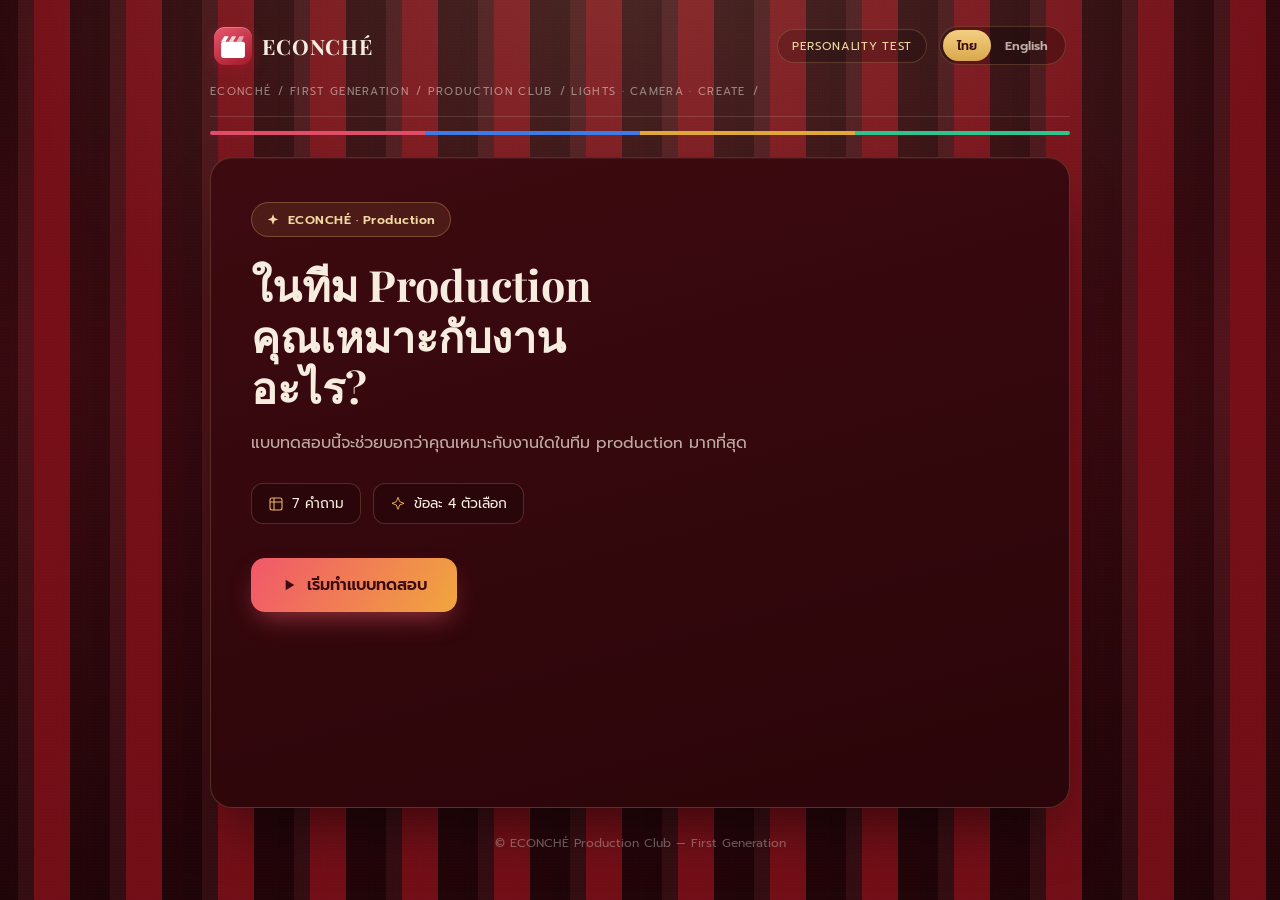
<file: index.html>
<!DOCTYPE html>
<html lang="th">
<head>
<meta charset="UTF-8">
<meta name="viewport" content="width=device-width, initial-scale=1.0, maximum-scale=1.0, user-scalable=no, viewport-fit=cover">
<title>ECONCHÉ — Personality Test</title>
<meta name="description" content="แบบทดสอบ ในทีม Production คุณเหมาะกับงานอะไร? โดยชมรม ECONCHÉ">
<meta name="theme-color" content="#3d0a10">
<link rel="preconnect" href="https://fonts.googleapis.com">
<link rel="preconnect" href="https://fonts.gstatic.com" crossorigin>
<link href="https://fonts.googleapis.com/css2?family=Playfair+Display:ital,wght@0,500;0,600;0,700;0,800;1,600&family=Prompt:wght@300;400;500;600;700&display=swap" rel="stylesheet">
<link rel="stylesheet" href="styles.css">
</head>
<body>

<div class="curtain-bg" aria-hidden="true">
  <div class="curtain-folds"></div>
  <div class="spotlight"></div>
  <div class="grain"></div>
</div>

<div class="stage">

  <!-- ============ HEADER ============ -->
  <header class="topbar">
    <div class="brand">
      <span class="brand-mark" aria-hidden="true">
        <svg viewBox="0 0 48 48" width="26" height="26" fill="none">
          <rect x="2" y="16" width="44" height="30" rx="4" fill="#fff"/>
          <path d="M2 16l6-10h8l-6 10z" fill="#fff"/>
          <path d="M16 16l6-10h8l-6 10z" fill="#fff" opacity=".78"/>
          <path d="M30 16l6-10h8l-4 10z" fill="#fff" opacity=".55"/>
        </svg>
      </span>
      <span class="brand-name">ECONCHÉ</span>
    </div>
    <div class="topbar-right">
      <span class="pill" data-th="Personality Test" data-en="Personality Test">Personality Test</span>
      <div class="lang-switch" role="group" aria-label="Language">
        <button type="button" class="lang-btn active" data-lang="th">ไทย</button>
        <button type="button" class="lang-btn" data-lang="en">English</button>
      </div>
    </div>
  </header>

  <nav class="breadcrumb" aria-label="breadcrumb">
    <span data-th="ECONCHÉ" data-en="ECONCHÉ">ECONCHÉ</span> /
    <span data-th="FIRST GENERATION" data-en="FIRST GENERATION">FIRST GENERATION</span> /
    <span data-th="PRODUCTION CLUB" data-en="PRODUCTION CLUB">PRODUCTION CLUB</span> /
    <span data-th="LIGHTS · CAMERA · CREATE" data-en="LIGHTS · CAMERA · CREATE">LIGHTS · CAMERA · CREATE</span> /
  </nav>

  <div class="role-strip" aria-hidden="true">
    <span class="rs" style="--c:var(--writer)"></span>
    <span class="rs" style="--c:var(--director)"></span>
    <span class="rs" style="--c:var(--actor)"></span>
    <span class="rs" style="--c:var(--producer)"></span>
  </div>

  <!-- ============ CARD ============ -->
  <main class="card">

    <!-- INTRO SCREEN -->
    <section class="screen intro-screen" id="screen-intro">
      <span class="eyebrow">
        <svg width="14" height="14" viewBox="0 0 24 24" fill="none" aria-hidden="true"><path d="M12 2l2.6 6.6L21 11l-6.4 2.4L12 20l-2.6-6.6L3 11l6.4-2.4L12 2z" fill="currentColor"/></svg>
        <span data-th="ECONCHÉ · Production" data-en="ECONCHÉ · Production">ECONCHÉ · Production</span>
      </span>
      <h1 data-th="ในทีม Production คุณเหมาะกับงานอะไร?" data-en="Which role fits you best in the Production team?">ในทีม Production คุณเหมาะกับงานอะไร?</h1>
      <p class="lede" data-th="แบบทดสอบนี้จะช่วยบอกว่าคุณเหมาะกับงานใดในทีม production มากที่สุด" data-en="This quiz will help you discover which production role suits you the most.">แบบทดสอบนี้จะช่วยบอกว่าคุณเหมาะกับงานใดในทีม production มากที่สุด</p>

      <div class="meta-row">
        <span class="meta-chip">
          <svg width="16" height="16" viewBox="0 0 24 24" fill="none" aria-hidden="true"><rect x="3" y="3" width="18" height="18" rx="3" stroke="currentColor" stroke-width="1.6"/><path d="M3 9h18M9 3v18" stroke="currentColor" stroke-width="1.6"/></svg>
          <span data-th="7 คำถาม" data-en="7 Questions">7 คำถาม</span>
        </span>
        <span class="meta-chip">
          <svg width="16" height="16" viewBox="0 0 24 24" fill="none" aria-hidden="true"><path d="M12 2l2.6 6.6L21 11l-6.4 2.4L12 20l-2.6-6.6L3 11l6.4-2.4L12 2z" stroke="currentColor" stroke-width="1.4" fill="none"/></svg>
          <span data-th="ข้อละ 4 ตัวเลือก" data-en="4 options each">ข้อละ 4 ตัวเลือก</span>
        </span>
      </div>

      <button class="btn-primary" id="btn-start" type="button">
        <svg width="16" height="16" viewBox="0 0 24 24" fill="none" aria-hidden="true"><path d="M7 4l13 8-13 8V4z" fill="currentColor"/></svg>
        <span data-th="เริ่มทำแบบทดสอบ" data-en="Start the Quiz">เริ่มทำแบบทดสอบ</span>
      </button>
    </section>

    <!-- QUIZ SCREEN -->
    <section class="screen quiz-screen" id="screen-quiz" hidden>
      <div class="progress-head">
        <span class="progress-label" data-th="กำลังค้นหาบทบาทของคุณ" data-en="Finding your role">กำลังค้นหาบทบาทของคุณ</span>
        <span class="progress-count"><span id="q-current">1</span>/<span id="q-total">7</span></span>
      </div>
      <div class="progress-track"><div class="progress-fill" id="progress-fill"></div></div>

      <div class="scene-tag">
        <span class="dash">—</span>
        <span id="scene-tag-text">SCENE 01 · INSTINCT</span>
      </div>

      <h2 class="question-text" id="question-text">คำถาม</h2>

      <div class="options" id="options-wrap"></div>
    </section>

    <!-- RESULT SCREEN -->
    <section class="screen result-screen" id="screen-result" hidden>
      <div class="result-top">
        <div class="result-left">
          <span class="badge-icon" aria-hidden="true">
            <svg width="30" height="30" viewBox="0 0 24 24" fill="none"><circle cx="12" cy="8" r="5.4" fill="#3d0a10"/><path d="M8.6 12.6L6.5 21l5.5-3 5.5 3-2.1-8.4" fill="#3d0a10"/><circle cx="12" cy="8" r="5.4" stroke="#3d0a10" stroke-width=".6"/></svg>
          </span>
          <span class="result-eyebrow" data-th="บทบาทในกองถ่ายของคุณคือ" data-en="Your role on set is">บทบาทในกองถ่ายของคุณคือ</span>
          <h2 class="result-role" id="result-role">Writer</h2>
          <p class="result-desc" id="result-desc">คำอธิบาย</p>
        </div>
        <div class="result-right">
          <div class="qr-card">
            <img src="images/qr-openchat.jpeg" alt="Econché OpenChat QR Code">
          </div>
          <span class="qr-caption" data-th="Econché OpenChat" data-en="Econché OpenChat">Econché OpenChat</span>
        </div>
      </div>

      <div class="score-grid" id="score-grid">
        <div class="score-item" data-role="writer">
          <div class="score-item-head"><span data-th="Writer" data-en="Writer">Writer</span><span class="score-num"><span class="s-count">0</span>/7</span></div>
          <div class="score-bar"><div class="score-bar-fill"></div></div>
        </div>
        <div class="score-item" data-role="director">
          <div class="score-item-head"><span data-th="Director" data-en="Director">Director</span><span class="score-num"><span class="s-count">0</span>/7</span></div>
          <div class="score-bar"><div class="score-bar-fill"></div></div>
        </div>
        <div class="score-item" data-role="actor">
          <div class="score-item-head"><span data-th="Actor" data-en="Actor">Actor</span><span class="score-num"><span class="s-count">0</span>/7</span></div>
          <div class="score-bar"><div class="score-bar-fill"></div></div>
        </div>
        <div class="score-item" data-role="producer">
          <div class="score-item-head"><span data-th="Producer" data-en="Producer">Producer</span><span class="score-num"><span class="s-count">0</span>/7</span></div>
          <div class="score-bar"><div class="score-bar-fill"></div></div>
        </div>
      </div>

      <button class="btn-secondary" id="btn-restart" type="button">
        <svg width="15" height="15" viewBox="0 0 24 24" fill="none" aria-hidden="true"><path d="M4 4v6h6M20 20v-6h-6" stroke="currentColor" stroke-width="2" stroke-linecap="round" stroke-linejoin="round"/><path d="M5.5 15a8 8 0 1 0 1-9.5L4 9M18.5 9l1.5 1" stroke="currentColor" stroke-width="2" stroke-linecap="round" stroke-linejoin="round"/></svg>
        <span data-th="ทำใหม่" data-en="Retake">ทำใหม่</span>
      </button>
    </section>

  </main>

  <footer class="page-footer">
    <span data-th="© ECONCHÉ Production Club — First Generation" data-en="© ECONCHÉ Production Club — First Generation">© ECONCHÉ Production Club — First Generation</span>
  </footer>
</div>

<script src="script.js"></script>
</body>
</html>
</file>
<file: styles.css>
/* ============ TOKENS ============ */
:root{
  --curtain-1:#4a0e14;
  --curtain-2:#7a0f18;
  --curtain-3:#2c070c;
  --card-bg:#3d0a10;
  --card-bg-2:#2a0509;
  --card-border:rgba(230,180,120,.22);
  --gold:#e8b667;
  --gold-soft:#f2d9a4;
  --cream:#f6ece0;
  --cream-dim:rgba(246,236,224,.72);

  --writer:#e14d68;
  --director:#3e79e8;
  --actor:#e0a838;
  --producer:#2fc48d;

  --font-display:'Playfair Display', 'Noto Serif Thai', serif;
  --font-body:'Prompt', 'Noto Sans Thai', sans-serif;

  --radius-lg:22px;
  --radius-md:14px;
  --radius-sm:10px;
}

*{box-sizing:border-box;}
html,body{margin:0;padding:0;}
body{
  font-family:var(--font-body);
  color:var(--cream);
  min-height:100vh;
  overflow-x:hidden;
  background:var(--curtain-3);
}

button{font-family:inherit;}

/* ============ BACKGROUND CURTAIN ============ */
.curtain-bg{
  position:fixed; inset:0; z-index:0; overflow:hidden;
  background:
    linear-gradient(180deg, #3a0a10 0%, #4c0d15 40%, #2c060b 100%);
}
.curtain-folds{
  position:absolute; inset:0;
  background:
    repeating-linear-gradient(90deg,
      rgba(0,0,0,.32) 0px, rgba(0,0,0,.32) 18px,
      rgba(255,255,255,.03) 18px, rgba(255,255,255,.03) 34px,
      var(--curtain-2) 34px, var(--curtain-2) 70px,
      rgba(0,0,0,.28) 70px, rgba(0,0,0,.28) 92px);
  mix-blend-mode:normal;
  opacity:.9;
}
.spotlight{
  position:absolute; top:-10%; left:50%; transform:translateX(-50%);
  width:120vw; height:70vh;
  background:radial-gradient(ellipse at top, rgba(255,225,180,.16), rgba(255,225,180,0) 62%);
  pointer-events:none;
}
.grain{
  position:absolute; inset:0;
  background-image:radial-gradient(rgba(255,255,255,.035) 1px, transparent 1px);
  background-size:3px 3px;
  opacity:.5;
  pointer-events:none;
}

/* ============ LAYOUT ============ */
.stage{
  position:relative; z-index:1;
  max-width:900px;
  margin:0 auto;
  padding:20px 20px 48px;
  min-height:100vh;
  display:flex;
  flex-direction:column;
}

.topbar{
  display:flex; align-items:center; justify-content:space-between;
  flex-wrap:wrap; gap:14px;
  padding:6px 4px 18px;
}
.brand{display:flex; align-items:center; gap:10px;}
.brand-mark{
  width:38px; height:38px; border-radius:11px;
  display:flex; align-items:center; justify-content:center;
  background:linear-gradient(150deg,#e8586e,#a3182a);
  box-shadow:0 4px 14px rgba(163,24,42,.45), inset 0 1px 0 rgba(255,255,255,.25);
}
.brand-name{
  font-family:var(--font-display); font-weight:700;
  font-size:1.32rem; letter-spacing:.04em;
  color:var(--cream);
}
.topbar-right{display:flex; align-items:center; gap:12px; flex-wrap:wrap;}
.pill{
  font-size:.72rem; letter-spacing:.06em; text-transform:uppercase;
  padding:7px 14px; border-radius:999px;
  border:1px solid var(--card-border);
  color:var(--gold-soft);
  background:rgba(0,0,0,.18);
  white-space:nowrap;
}
.lang-switch{
  display:flex; padding:3px; border-radius:999px;
  background:rgba(0,0,0,.28);
  border:1px solid var(--card-border);
}
.lang-btn{
  border:none; background:transparent; color:var(--cream-dim);
  font-size:.78rem; font-weight:600; padding:6px 14px;
  border-radius:999px; cursor:pointer; transition:.2s;
}
.lang-btn.active{
  background:linear-gradient(180deg,#f3cf82,#d9a84d);
  color:#3a0a10;
}

.breadcrumb{
  font-size:.68rem; letter-spacing:.12em; text-transform:uppercase;
  color:rgba(246,236,224,.5);
  padding-bottom:16px;
  border-bottom:1px solid rgba(246,236,224,.14);
}
.breadcrumb span{margin-right:2px;}

.role-strip{display:flex; height:4px; border-radius:4px; overflow:hidden; margin:14px 0 22px;}
.rs{flex:1; background:var(--c);}

/* ============ CARD ============ */
.card{
  position:relative;
  background:linear-gradient(165deg, var(--card-bg) 0%, var(--card-bg-2) 100%);
  border:1px solid var(--card-border);
  border-radius:var(--radius-lg);
  box-shadow:0 30px 60px -20px rgba(0,0,0,.55), inset 0 1px 0 rgba(255,255,255,.05);
  padding:44px 40px;
  flex:1;
  animation:fadeIn .5s ease;
}
@keyframes fadeIn{from{opacity:0; transform:translateY(10px);} to{opacity:1; transform:translateY(0);}}

/* ============ INTRO ============ */
.eyebrow{
  display:inline-flex; align-items:center; gap:8px;
  font-size:.78rem; font-weight:600; letter-spacing:.04em;
  color:var(--gold-soft);
  background:rgba(232,182,103,.1);
  border:1px solid rgba(232,182,103,.3);
  padding:7px 14px; border-radius:999px;
  margin-bottom:22px;
}
.intro-screen h1{
  font-family:var(--font-display);
  font-weight:700;
  font-size:clamp(1.9rem, 4.4vw, 2.7rem);
  line-height:1.18;
  margin:0 0 18px;
  color:var(--cream);
  max-width:14ch;
}
.lede{
  color:var(--cream-dim);
  font-size:1rem;
  line-height:1.7;
  max-width:46ch;
  margin:0 0 26px;
}
.meta-row{display:flex; gap:12px; flex-wrap:wrap; margin-bottom:34px;}
.meta-chip{
  display:inline-flex; align-items:center; gap:8px;
  font-size:.86rem; color:var(--cream);
  border:1px solid var(--card-border);
  background:rgba(0,0,0,.2);
  padding:9px 16px; border-radius:12px;
}
.meta-chip svg{color:var(--gold);}

.btn-primary{
  display:inline-flex; align-items:center; gap:10px;
  font-size:1rem; font-weight:600;
  color:#3a0a10;
  background:linear-gradient(120deg,#f0576a,#f0a63e);
  border:none; padding:15px 30px; border-radius:14px;
  cursor:pointer;
  box-shadow:0 12px 26px -8px rgba(240,87,106,.55);
  transition:transform .15s ease, box-shadow .15s ease;
}
.btn-primary:hover{transform:translateY(-2px); box-shadow:0 16px 30px -8px rgba(240,87,106,.65);}
.btn-primary:active{transform:translateY(0);}

.btn-secondary{
  display:inline-flex; align-items:center; gap:9px;
  font-size:.94rem; font-weight:600;
  color:#3a0a10;
  background:linear-gradient(120deg,#f0576a,#f0a63e);
  border:none; padding:13px 26px; border-radius:12px;
  cursor:pointer; margin-top:8px;
  box-shadow:0 10px 22px -8px rgba(240,87,106,.5);
}

/* ============ QUIZ ============ */
.progress-head{
  display:flex; justify-content:space-between; align-items:baseline;
  font-size:.82rem; color:var(--cream-dim); margin-bottom:10px;
}
.progress-count{font-weight:700; color:var(--gold-soft);}
.progress-track{
  height:6px; border-radius:6px; background:rgba(0,0,0,.35);
  overflow:hidden; margin-bottom:26px;
}
.progress-fill{
  height:100%; width:14.28%;
  background:linear-gradient(90deg,#f0a63e,#e8b667);
  border-radius:6px;
  transition:width .4s ease;
}
.scene-tag{
  display:flex; align-items:center; gap:8px;
  font-size:.76rem; letter-spacing:.12em; text-transform:uppercase;
  color:var(--gold);
  margin-bottom:14px;
}
.scene-tag .dash{color:var(--gold); opacity:.7;}
.question-text{
  font-family:var(--font-display);
  font-weight:600;
  font-size:clamp(1.3rem, 3vw, 1.75rem);
  line-height:1.42;
  color:var(--cream);
  margin:0 0 30px;
  max-width:34ch;
}
.options{
  display:grid; grid-template-columns:1fr 1fr; gap:14px;
}
@media(max-width:560px){ .options{grid-template-columns:1fr;} }

.option{
  display:flex; align-items:center; gap:14px;
  text-align:left;
  padding:16px 18px;
  border-radius:14px;
  border:1px solid rgba(246,236,224,.14);
  background:rgba(0,0,0,.22);
  color:var(--cream);
  font-size:.94rem; font-family:inherit;
  cursor:pointer;
  transition:.15s ease;
}
.option:hover{
  transform:translateY(-1px);
  border-color:var(--opt-color, var(--gold));
  background:rgba(255,255,255,.04);
}
.option.selected{
  border-color:var(--opt-color);
  box-shadow:0 0 0 1px var(--opt-color);
}
.opt-letter{
  flex:none;
  width:30px; height:30px; border-radius:50%;
  display:flex; align-items:center; justify-content:center;
  font-weight:700; font-size:.86rem;
  color:#fff;
  background:var(--opt-color);
}
.opt-text{line-height:1.4;}

/* ============ RESULT ============ */
.result-top{
  display:flex; justify-content:space-between; gap:30px;
  flex-wrap:wrap;
  margin-bottom:32px;
}
.result-left{flex:1 1 340px; min-width:0;}
.badge-icon{
  display:inline-flex; align-items:center; justify-content:center;
  width:56px; height:56px; border-radius:16px;
  background:linear-gradient(150deg,#f3cf82,#d9a84d);
  margin-bottom:18px;
  box-shadow:0 8px 20px -6px rgba(217,168,77,.55);
}
.result-eyebrow{
  display:block;
  font-size:.86rem; color:var(--gold-soft); font-weight:600;
  margin-bottom:6px;
}
.result-role{
  font-family:var(--font-display); font-weight:800;
  font-size:clamp(2.1rem, 5.4vw, 3.4rem);
  line-height:1.05;
  margin:0 0 16px;
  color:var(--cream);
  word-break:break-word;
}
.result-desc{
  color:var(--cream-dim);
  font-size:.98rem;
  line-height:1.75;
  max-width:52ch;
}
.result-right{flex:none; display:flex; flex-direction:column; align-items:center; gap:10px;}
.qr-card{
  width:150px; height:150px;
  border-radius:12px;
  overflow:hidden;
  border:6px solid #fff;
  box-shadow:0 10px 24px -8px rgba(0,0,0,.5);
}
.qr-card img{width:100%; height:100%; object-fit:cover; display:block;}
.qr-caption{font-size:.82rem; font-weight:600; color:var(--gold-soft);}

.score-grid{
  display:grid; grid-template-columns:repeat(4,1fr); gap:14px;
  margin-bottom:30px;
}
@media(max-width:640px){ .score-grid{grid-template-columns:1fr 1fr;} }

.score-item{
  border:1px solid rgba(246,236,224,.14);
  border-radius:12px;
  padding:14px 16px;
  background:rgba(0,0,0,.18);
  transition:.2s;
}
.score-item.winner{
  border-color:var(--role-color);
  box-shadow:0 0 0 1px var(--role-color);
  background:rgba(255,255,255,.03);
}
.score-item-head{
  display:flex; justify-content:space-between; align-items:baseline;
  font-size:.86rem; font-weight:600; margin-bottom:9px;
  color:var(--cream);
}
.score-num{color:var(--role-color); font-weight:700;}
.score-bar{height:4px; border-radius:4px; background:rgba(0,0,0,.4); overflow:hidden;}
.score-bar-fill{height:100%; width:0%; background:var(--role-color); border-radius:4px; transition:width .5s ease;}

.score-item[data-role="writer"]{--role-color:var(--writer);}
.score-item[data-role="director"]{--role-color:var(--director);}
.score-item[data-role="actor"]{--role-color:var(--actor);}
.score-item[data-role="producer"]{--role-color:var(--producer);}

/* ============ FOOTER ============ */
.page-footer{
  text-align:center; margin-top:26px;
  font-size:.76rem; color:rgba(246,236,224,.4);
}

/* ============ ACCESSIBILITY ============ */
:focus-visible{outline:2px solid var(--gold); outline-offset:2px;}
@media (prefers-reduced-motion: reduce){
  *{animation:none !important; transition:none !important;}
}

@media(max-width:600px){
  .card{padding:30px 22px;}
  .result-top{flex-direction:column; align-items:flex-start;}
  .result-right{align-self:center;}
}
</file>
